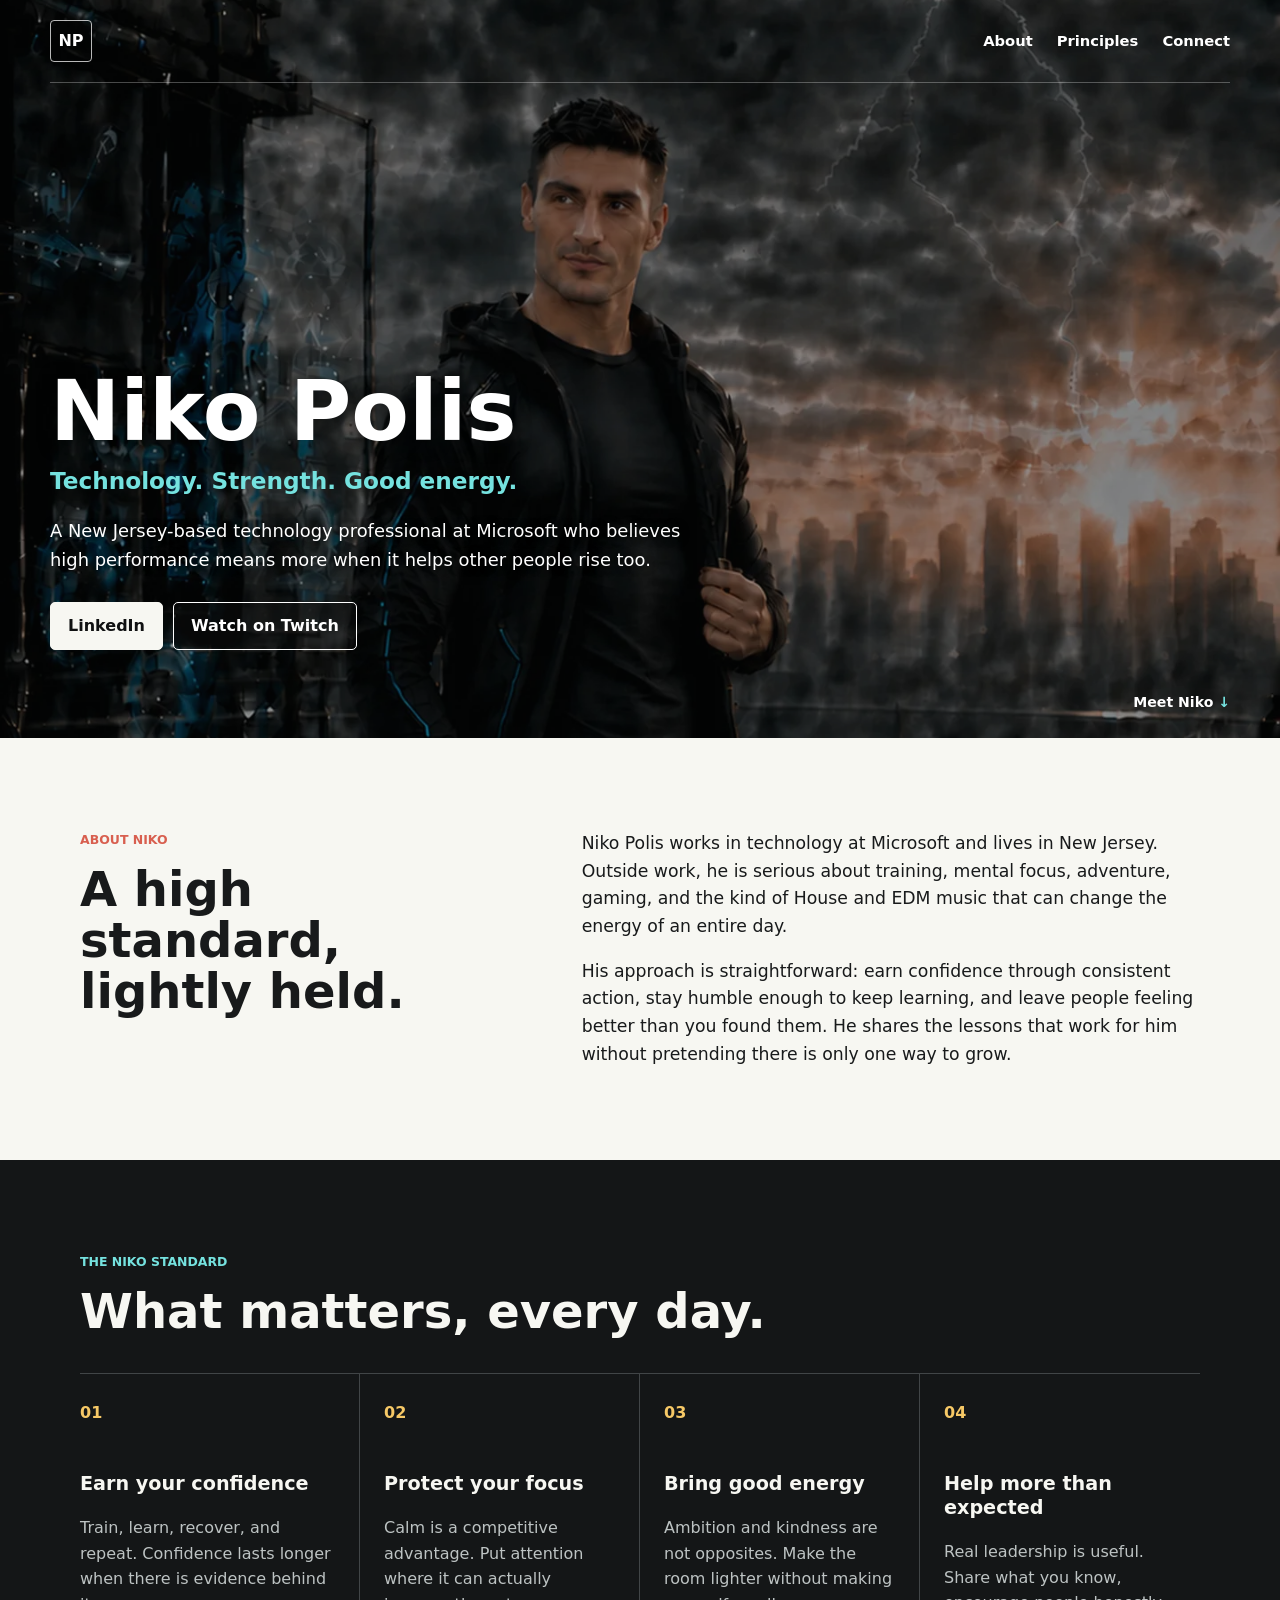
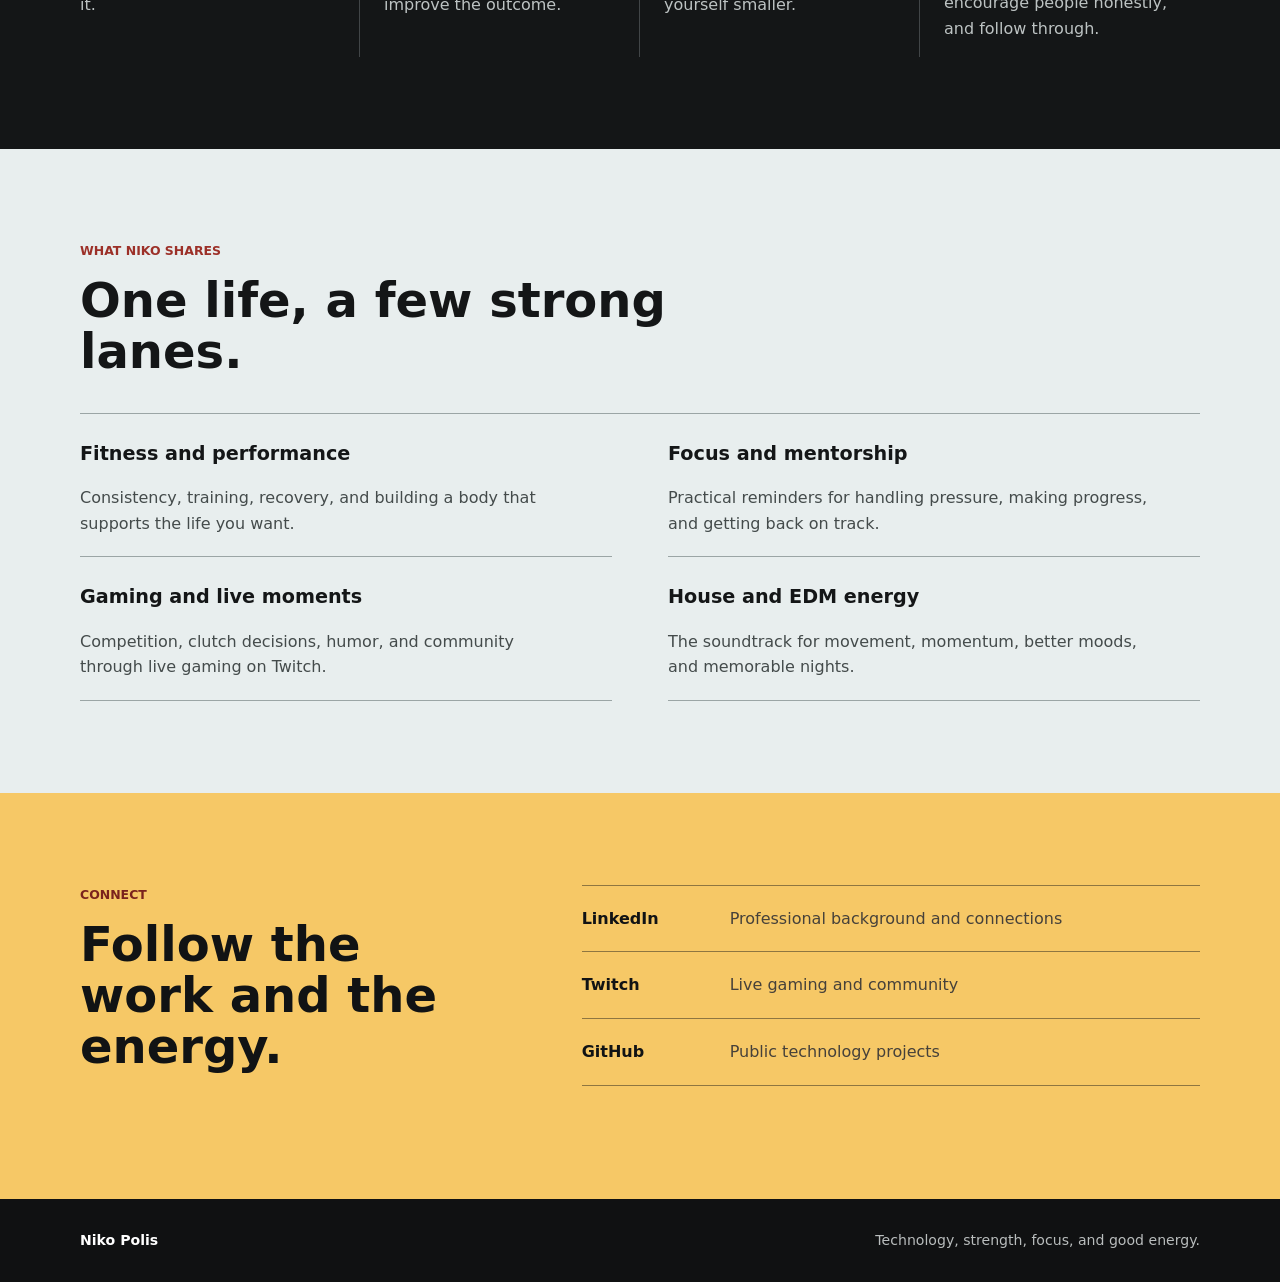
<file: index.html>
<!doctype html>
<html lang="en">
<head>
  <meta charset="utf-8">
  <meta name="viewport" content="width=device-width, initial-scale=1">
  <title>Niko Polis | Technology, Fitness, Focus & Good Energy</title>
  <meta name="description" content="Niko Polis is a New Jersey-based technology professional at Microsoft sharing practical ideas about fitness, focus, mentorship, gaming, and good energy.">
  <meta name="author" content="Niko Polis">
  <meta name="robots" content="index,follow,max-image-preview:large,max-snippet:-1,max-video-preview:-1">
  <meta name="theme-color" content="#101112">
  <link rel="canonical" href="https://nikon0it.github.io/">
  <link rel="icon" href="/favicon.svg" type="image/svg+xml">
  <link rel="manifest" href="/site.webmanifest">

  <meta property="og:type" content="profile">
  <meta property="og:title" content="Niko Polis | Technology, Fitness, Focus & Good Energy">
  <meta property="og:description" content="Technology professional, lifelong learner, fitness enthusiast, gamer, and believer in bringing good energy wherever you go.">
  <meta property="og:url" content="https://nikon0it.github.io/">
  <meta property="og:image" content="https://nikon0it.github.io/assets/niko-polis-hero.webp">
  <meta property="og:image:alt" content="Niko Polis in a cinematic rooftop fitness setting at sunrise">
  <meta property="profile:first_name" content="Niko">
  <meta property="profile:last_name" content="Polis">
  <meta name="twitter:card" content="summary_large_image">

  <link rel="preload" href="/assets/niko-polis-hero.webp" as="image" type="image/webp">
  <link rel="stylesheet" href="/styles.css">

  <script type="application/ld+json">
  {
    "@context": "https://schema.org",
    "@type": "Person",
    "@id": "https://nikon0it.github.io/#niko-polis",
    "name": "Niko Polis",
    "givenName": "Niko",
    "familyName": "Polis",
    "url": "https://nikon0it.github.io/",
    "image": "https://nikon0it.github.io/assets/niko-polis-hero.webp",
    "description": "New Jersey-based technology professional at Microsoft focused on fitness, mental focus, mentorship, gaming, and positive energy.",
    "jobTitle": "Technology Professional",
    "worksFor": {
      "@type": "Organization",
      "name": "Microsoft",
      "url": "https://www.microsoft.com/"
    },
    "homeLocation": {
      "@type": "State",
      "name": "New Jersey"
    },
    "knowsAbout": [
      "Technology",
      "Fitness",
      "Mental focus",
      "Mentorship",
      "Gaming",
      "House music",
      "EDM"
    ],
    "sameAs": [
      "https://www.linkedin.com/in/nikos-polis",
      "https://www.twitch.tv/nikon0it",
      "https://github.com/nikon0iT"
    ]
  }
  </script>
</head>
<body>
  <a class="skip-link" href="#main">Skip to content</a>

  <header class="site-header" aria-label="Primary navigation">
    <a class="wordmark" href="#top" aria-label="Niko Polis home">NP</a>
    <nav>
      <a href="#about">About</a>
      <a href="#principles">Principles</a>
      <a href="#connect">Connect</a>
    </nav>
  </header>

  <main id="main">
    <section class="hero" id="top" aria-labelledby="hero-title">
      <div class="hero-content">
        <h1 id="hero-title">Niko Polis</h1>
        <p class="hero-line">Technology. Strength. Good energy.</p>
        <p class="hero-summary">A New Jersey-based technology professional at Microsoft who believes high performance means more when it helps other people rise too.</p>
        <div class="hero-actions" aria-label="Featured profiles">
          <a class="button primary" href="https://www.linkedin.com/in/nikos-polis" rel="me noreferrer">LinkedIn</a>
          <a class="button secondary" href="https://www.twitch.tv/nikon0it" rel="me noreferrer">Watch on Twitch</a>
        </div>
      </div>
      <a class="continue" href="#about">Meet Niko <span aria-hidden="true">↓</span></a>
    </section>

    <section class="band about" id="about" aria-labelledby="about-title">
      <div class="section-inner about-layout">
        <div>
          <p class="section-label">About Niko</p>
          <h2 id="about-title">A high standard, lightly held.</h2>
        </div>
        <div class="about-copy">
          <p>Niko Polis works in technology at Microsoft and lives in New Jersey. Outside work, he is serious about training, mental focus, adventure, gaming, and the kind of House and EDM music that can change the energy of an entire day.</p>
          <p>His approach is straightforward: earn confidence through consistent action, stay humble enough to keep learning, and leave people feeling better than you found them. He shares the lessons that work for him without pretending there is only one way to grow.</p>
        </div>
      </div>
    </section>

    <section class="band principles" id="principles" aria-labelledby="principles-title">
      <div class="section-inner">
        <p class="section-label">The Niko Standard</p>
        <h2 id="principles-title">What matters, every day.</h2>
        <div class="principle-grid">
          <article>
            <span>01</span>
            <h3>Earn your confidence</h3>
            <p>Train, learn, recover, and repeat. Confidence lasts longer when there is evidence behind it.</p>
          </article>
          <article>
            <span>02</span>
            <h3>Protect your focus</h3>
            <p>Calm is a competitive advantage. Put attention where it can actually improve the outcome.</p>
          </article>
          <article>
            <span>03</span>
            <h3>Bring good energy</h3>
            <p>Ambition and kindness are not opposites. Make the room lighter without making yourself smaller.</p>
          </article>
          <article>
            <span>04</span>
            <h3>Help more than expected</h3>
            <p>Real leadership is useful. Share what you know, encourage people honestly, and follow through.</p>
          </article>
        </div>
      </div>
    </section>

    <section class="band lanes" aria-labelledby="lanes-title">
      <div class="section-inner">
        <p class="section-label">What Niko shares</p>
        <h2 id="lanes-title">One life, a few strong lanes.</h2>
        <div class="lane-list">
          <div>
            <h3>Fitness and performance</h3>
            <p>Consistency, training, recovery, and building a body that supports the life you want.</p>
          </div>
          <div>
            <h3>Focus and mentorship</h3>
            <p>Practical reminders for handling pressure, making progress, and getting back on track.</p>
          </div>
          <div>
            <h3>Gaming and live moments</h3>
            <p>Competition, clutch decisions, humor, and community through live gaming on Twitch.</p>
          </div>
          <div>
            <h3>House and EDM energy</h3>
            <p>The soundtrack for movement, momentum, better moods, and memorable nights.</p>
          </div>
        </div>
      </div>
    </section>

    <section class="band connect" id="connect" aria-labelledby="connect-title">
      <div class="section-inner connect-layout">
        <div>
          <p class="section-label">Connect</p>
          <h2 id="connect-title">Follow the work and the energy.</h2>
        </div>
        <div class="profile-links">
          <a href="https://www.linkedin.com/in/nikos-polis" rel="me noreferrer">
            <strong>LinkedIn</strong>
            <span>Professional background and connections</span>
          </a>
          <a href="https://www.twitch.tv/nikon0it" rel="me noreferrer">
            <strong>Twitch</strong>
            <span>Live gaming and community</span>
          </a>
          <a href="https://github.com/nikon0iT" rel="me noreferrer">
            <strong>GitHub</strong>
            <span>Public technology projects</span>
          </a>
        </div>
      </div>
    </section>
  </main>

  <footer>
    <p><strong>Niko Polis</strong></p>
    <p>Technology, strength, focus, and good energy.</p>
  </footer>
</body>
</html>
</file>
<file: styles.css>
:root {
  color-scheme: light dark;
  font-family: Inter, ui-sans-serif, system-ui, -apple-system, BlinkMacSystemFont, "Segoe UI", sans-serif;
  background: #101112;
  color: #f7f7f2;
  font-synthesis: none;
  text-rendering: optimizeLegibility;
}

* {
  box-sizing: border-box;
}

html {
  scroll-behavior: smooth;
}

body {
  margin: 0;
  min-width: 320px;
  background: #101112;
  color: #f7f7f2;
  line-height: 1.6;
}

a {
  color: inherit;
}

.skip-link {
  position: fixed;
  z-index: 20;
  left: 12px;
  top: -80px;
  padding: 10px 14px;
  border-radius: 4px;
  background: #f7f7f2;
  color: #101112;
}

.skip-link:focus {
  top: 12px;
}

.site-header {
  position: absolute;
  z-index: 10;
  inset: 0 0 auto;
  display: flex;
  align-items: center;
  justify-content: space-between;
  width: min(1180px, calc(100% - 40px));
  margin: 0 auto;
  padding: 20px 0;
  border-bottom: 1px solid rgba(255, 255, 255, 0.28);
}

.wordmark {
  display: grid;
  width: 42px;
  height: 42px;
  place-items: center;
  border: 1px solid rgba(255, 255, 255, 0.72);
  border-radius: 4px;
  color: #fff;
  font-weight: 800;
  text-decoration: none;
}

nav {
  display: flex;
  gap: 24px;
}

nav a {
  color: #fff;
  font-size: 0.92rem;
  font-weight: 650;
  text-decoration: none;
}

nav a:hover,
nav a:focus-visible {
  color: #75e2df;
}

.hero {
  position: relative;
  display: flex;
  min-height: 82vh;
  align-items: flex-end;
  isolation: isolate;
  background: #202326 url("/assets/niko-polis-hero.webp") center 20% / cover no-repeat;
}

.hero::before {
  position: absolute;
  z-index: -1;
  inset: 0;
  content: "";
  background: rgba(5, 7, 8, 0.44);
}

.hero-content {
  width: min(1180px, calc(100% - 40px));
  margin: 0 auto;
  padding: 150px 0 88px;
}

h1,
h2,
h3,
p {
  margin-top: 0;
}

h1 {
  max-width: 800px;
  margin-bottom: 10px;
  color: #fff;
  font-size: 5.25rem;
  line-height: 0.96;
  letter-spacing: 0;
  text-shadow: 0 2px 18px rgba(0, 0, 0, 0.5);
}

.hero-line {
  margin-bottom: 18px;
  color: #75e2df;
  font-size: 1.45rem;
  font-weight: 760;
}

.hero-summary {
  max-width: 650px;
  margin-bottom: 28px;
  color: #fff;
  font-size: 1.12rem;
  text-shadow: 0 1px 10px rgba(0, 0, 0, 0.75);
}

.hero-actions {
  display: flex;
  flex-wrap: wrap;
  gap: 10px;
}

.button {
  display: inline-flex;
  min-height: 44px;
  align-items: center;
  justify-content: center;
  padding: 10px 17px;
  border: 1px solid #fff;
  border-radius: 5px;
  font-weight: 750;
  text-decoration: none;
}

.button.primary {
  border-color: #f7f7f2;
  background: #f7f7f2;
  color: #101112;
}

.button.secondary {
  background: rgba(16, 17, 18, 0.38);
  color: #fff;
}

.button:hover,
.button:focus-visible {
  border-color: #75e2df;
  background: #75e2df;
  color: #101112;
}

.continue {
  position: absolute;
  right: max(20px, calc((100vw - 1180px) / 2));
  bottom: 24px;
  color: #fff;
  font-size: 0.88rem;
  font-weight: 700;
  text-decoration: none;
}

.continue span {
  color: #75e2df;
}

.band {
  width: 100%;
  padding: 92px 0;
}

.section-inner {
  width: min(1120px, calc(100% - 40px));
  margin: 0 auto;
}

.section-label {
  margin-bottom: 14px;
  color: #d85f4f;
  font-size: 0.78rem;
  font-weight: 800;
  text-transform: uppercase;
}

h2 {
  max-width: 720px;
  margin-bottom: 36px;
  font-size: 3rem;
  line-height: 1.06;
  letter-spacing: 0;
}

h3 {
  font-size: 1.2rem;
  line-height: 1.25;
  letter-spacing: 0;
}

.about {
  background: #f7f7f2;
  color: #181a1b;
}

.about-layout,
.connect-layout {
  display: grid;
  grid-template-columns: minmax(240px, 0.82fr) minmax(300px, 1.18fr);
  gap: 72px;
}

.about-copy {
  max-width: 700px;
  font-size: 1.08rem;
}

.about-copy p:last-child {
  margin-bottom: 0;
}

.principles {
  background: #141617;
}

.principles .section-label {
  color: #75e2df;
}

.principle-grid {
  display: grid;
  grid-template-columns: repeat(4, minmax(0, 1fr));
  border-top: 1px solid #414547;
}

.principle-grid article {
  min-height: 270px;
  padding: 26px 24px 0 0;
  border-right: 1px solid #414547;
}

.principle-grid article:not(:first-child) {
  padding-left: 24px;
}

.principle-grid article:last-child {
  border-right: 0;
}

.principle-grid span {
  display: block;
  margin-bottom: 46px;
  color: #f6c866;
  font-weight: 800;
}

.principle-grid p,
.lane-list p {
  color: #bdc3c3;
}

.lanes {
  background: #e8eeee;
  color: #141617;
}

.lanes .section-label {
  color: #9c3028;
}

.lane-list {
  display: grid;
  grid-template-columns: repeat(2, minmax(0, 1fr));
  gap: 0 56px;
  border-top: 1px solid #9ba5a5;
}

.lane-list > div {
  padding: 28px 0 20px;
  border-bottom: 1px solid #9ba5a5;
}

.lane-list p {
  max-width: 490px;
  margin-bottom: 0;
  color: #444b4b;
}

.connect {
  background: #f6c866;
  color: #111314;
}

.connect .section-label {
  color: #7a231d;
}

.profile-links {
  border-top: 1px solid rgba(17, 19, 20, 0.45);
}

.profile-links a {
  display: grid;
  grid-template-columns: 130px 1fr;
  gap: 18px;
  padding: 20px 0;
  border-bottom: 1px solid rgba(17, 19, 20, 0.45);
  text-decoration: none;
}

.profile-links a:hover strong,
.profile-links a:focus-visible strong {
  color: #9c3028;
}

.profile-links span {
  color: #46413a;
}

footer {
  display: flex;
  justify-content: space-between;
  gap: 24px;
  padding: 30px max(20px, calc((100vw - 1120px) / 2));
  background: #101112;
  color: #b9bdbd;
  font-size: 0.88rem;
}

footer p {
  margin: 0;
}

footer strong {
  color: #fff;
}

@media (max-width: 860px) {
  h1 {
    font-size: 4rem;
  }

  h2 {
    font-size: 2.45rem;
  }

  .about-layout,
  .connect-layout {
    grid-template-columns: 1fr;
    gap: 12px;
  }

  .principle-grid {
    grid-template-columns: repeat(2, minmax(0, 1fr));
  }

  .principle-grid article:nth-child(2) {
    border-right: 0;
  }

  .principle-grid article:nth-child(n + 3) {
    border-top: 1px solid #414547;
  }
}

@media (max-width: 600px) {
  .site-header {
    width: calc(100% - 28px);
  }

  nav {
    gap: 14px;
  }

  nav a {
    font-size: 0.8rem;
  }

  .hero {
    min-height: 84vh;
    background-position: 49% center;
  }

  .hero::before {
    background: rgba(5, 7, 8, 0.52);
  }

  .hero-content {
    width: calc(100% - 32px);
    padding: 130px 0 82px;
  }

  h1 {
    font-size: 3.2rem;
  }

  .hero-line {
    font-size: 1.16rem;
  }

  .hero-summary {
    max-width: 92%;
    font-size: 1rem;
  }

  .continue {
    display: none;
  }

  .band {
    padding: 68px 0;
  }

  .section-inner {
    width: calc(100% - 32px);
  }

  h2 {
    font-size: 2.15rem;
  }

  .principle-grid,
  .lane-list {
    grid-template-columns: 1fr;
  }

  .principle-grid article,
  .principle-grid article:not(:first-child) {
    min-height: 0;
    padding: 24px 0;
    border-top: 1px solid #414547;
    border-right: 0;
  }

  .principle-grid article:first-child {
    border-top: 0;
  }

  .principle-grid span {
    margin-bottom: 16px;
  }

  .profile-links a {
    grid-template-columns: 1fr;
    gap: 4px;
  }

  footer {
    flex-direction: column;
    padding: 26px 16px;
  }
}

@media (prefers-reduced-motion: reduce) {
  html {
    scroll-behavior: auto;
  }
}
</file>
